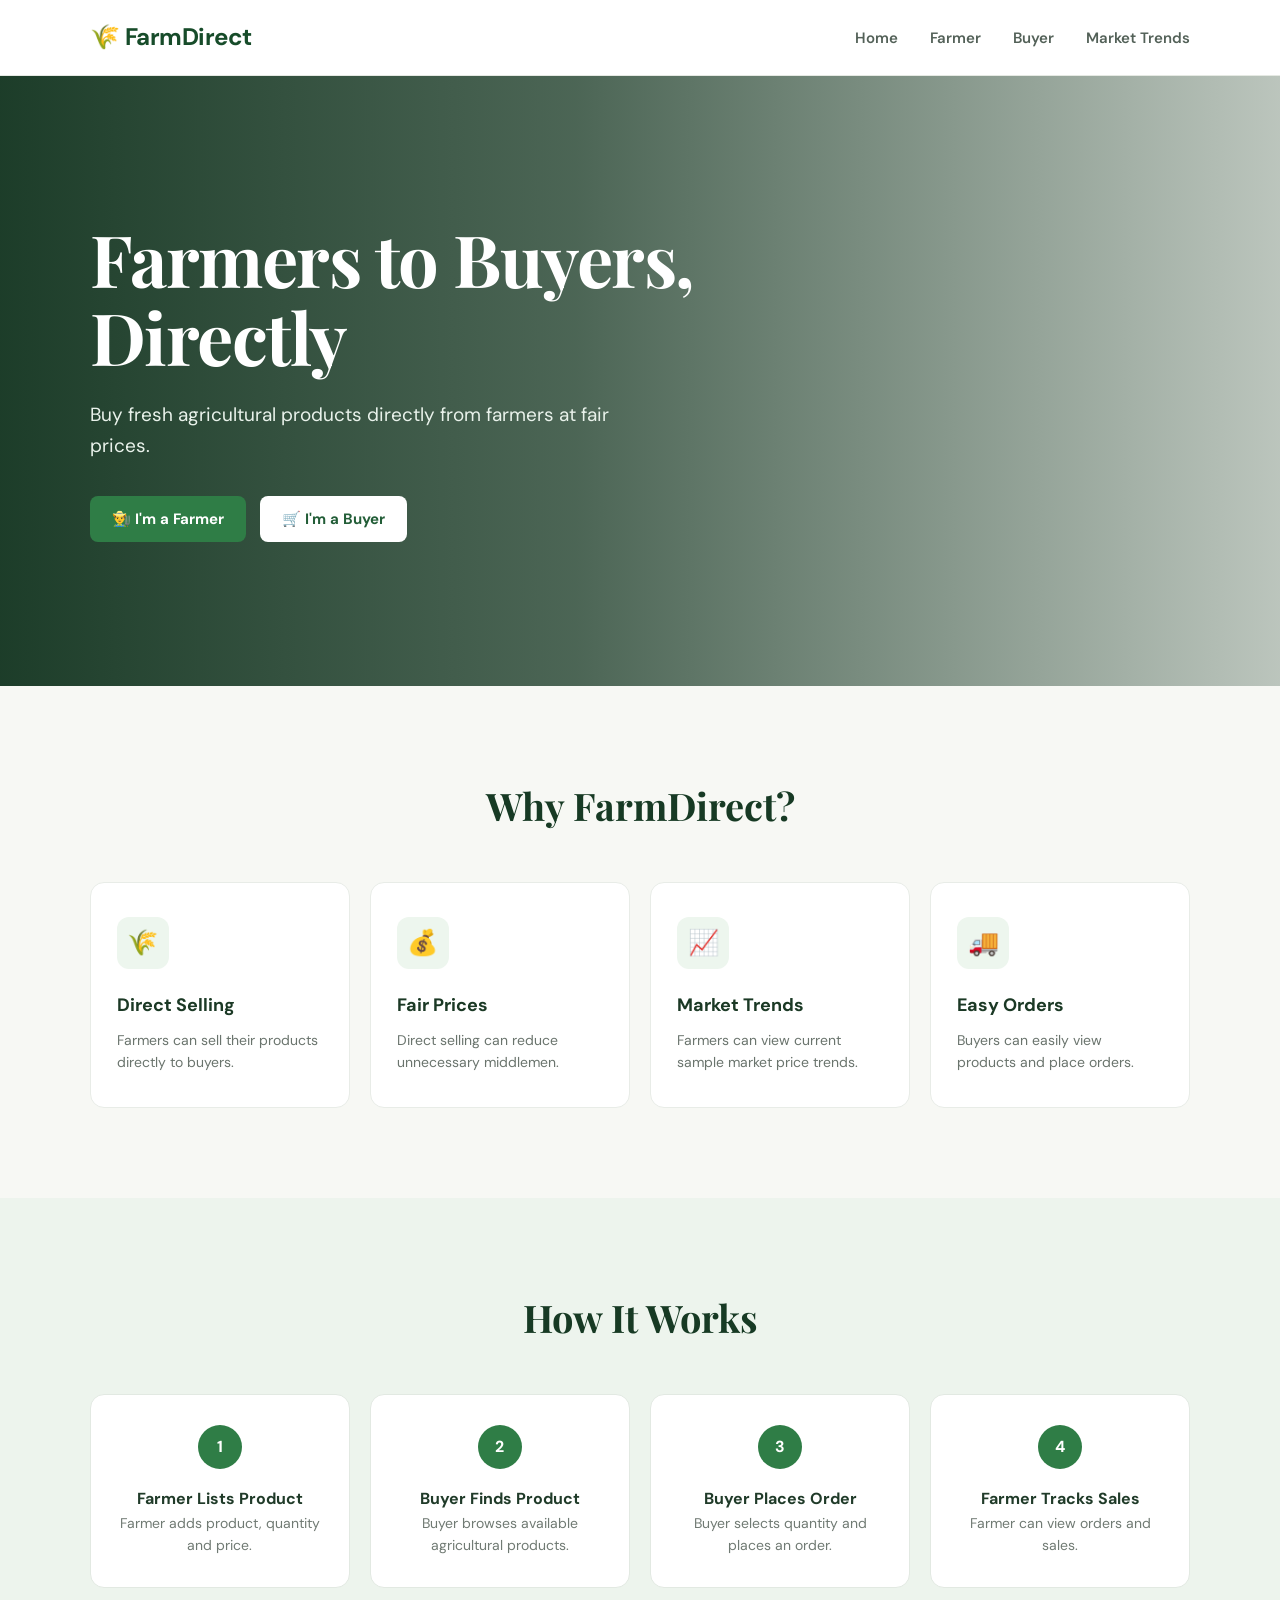
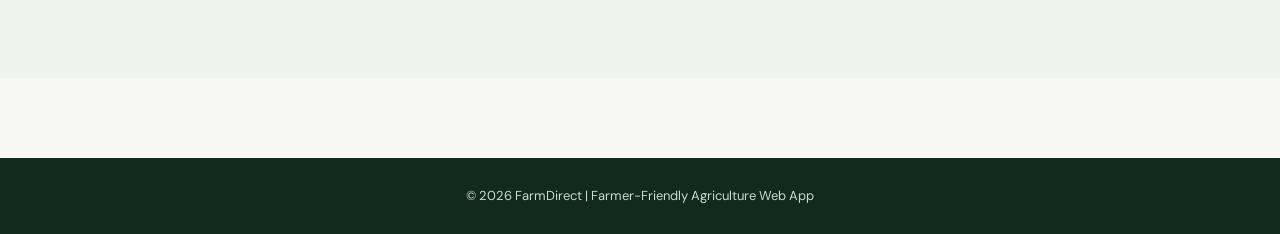
<file: index.html>
<!DOCTYPE html>
<html lang="en">
<head>
    <meta charset="UTF-8">
    <meta name="viewport" content="width=device-width, initial-scale=1.0">

    <title>FarmDirect - Agriculture Marketplace</title>

    <link rel="stylesheet" href="style.css">
</head>

<body>

    <!-- Navigation -->
    <header class="navbar">

        <div class="logo">
            🌾 FarmDirect
        </div>

        <nav>
            <a href="index.html">Home</a>
            <a href="farmer.html">Farmer</a>
            <a href="buyer.html">Buyer</a>
            <a href="market.html">Market Trends</a>
        </nav>

    </header>


    <!-- Hero Section -->
    <section class="hero">

        <div class="hero-content">

            <h1>Farmers to Buyers, Directly</h1>

            <p>
                Buy fresh agricultural products directly from farmers
                at fair prices.
            </p>

            <div class="hero-buttons">

                <a href="farmer.html" class="btn">
                    👨‍🌾 I'm a Farmer
                </a>

                <a href="buyer.html" class="btn secondary">
                    🛒 I'm a Buyer
                </a>

            </div>

        </div>

    </section>


    <!-- Features -->
    <section class="features">

        <h2>Why FarmDirect?</h2>

        <div class="feature-container">

            <div class="feature-card">
                <div class="feature-icon">🌾</div>
                <h3>Direct Selling</h3>
                <p>
                    Farmers can sell their products directly
                    to buyers.
                </p>
            </div>


            <div class="feature-card">
                <div class="feature-icon">💰</div>
                <h3>Fair Prices</h3>
                <p>
                    Direct selling can reduce unnecessary
                    middlemen.
                </p>
            </div>


            <div class="feature-card">
                <div class="feature-icon">📈</div>
                <h3>Market Trends</h3>
                <p>
                    Farmers can view current sample market
                    price trends.
                </p>
            </div>


            <div class="feature-card">
                <div class="feature-icon">🚚</div>
                <h3>Easy Orders</h3>
                <p>
                    Buyers can easily view products and
                    place orders.
                </p>
            </div>

        </div>

    </section>


    <!-- How it works -->
    <section class="how-section">

        <h2>How It Works</h2>

        <div class="steps">

            <div class="step">
                <span>1</span>
                <h3>Farmer Lists Product</h3>
                <p>Farmer adds product, quantity and price.</p>
            </div>

            <div class="step">
                <span>2</span>
                <h3>Buyer Finds Product</h3>
                <p>Buyer browses available agricultural products.</p>
            </div>

            <div class="step">
                <span>3</span>
                <h3>Buyer Places Order</h3>
                <p>Buyer selects quantity and places an order.</p>
            </div>

            <div class="step">
                <span>4</span>
                <h3>Farmer Tracks Sales</h3>
                <p>Farmer can view orders and sales.</p>
            </div>

        </div>

    </section>


    <!-- Footer -->
    <footer>

        <p>
            © 2026 FarmDirect | Farmer-Friendly Agriculture Web App
        </p>

    </footer>


    <script src="script.js"></script>

</body>
</html>
</file>
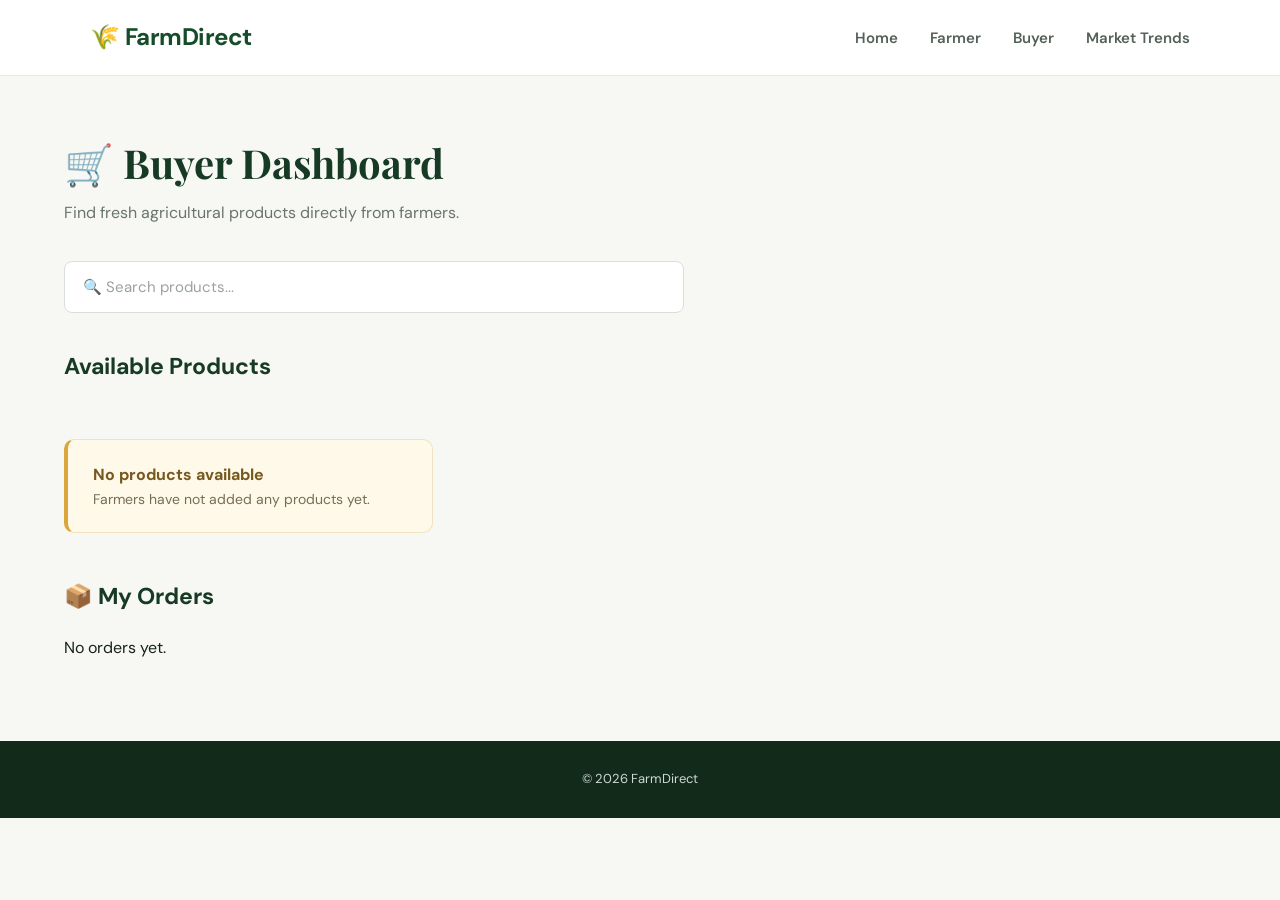
<file: buyer.html>
<!DOCTYPE html>

<html lang="en">

<head>

    <meta charset="UTF-8">

    <meta
        name="viewport"
        content="width=device-width, initial-scale=1.0"
    >

    <title>
        Buyer - FarmDirect
    </title>

    <link
        rel="stylesheet"
        href="style.css"
    >

</head>


<body>


    <!-- =====================================
         NAVIGATION
    ====================================== -->

    <header class="navbar">

        <div class="logo">
            🌾 FarmDirect
        </div>


        <nav>

            <a href="index.html">
                Home
            </a>

            <a href="farmer.html">
                Farmer
            </a>

            <a href="buyer.html">
                Buyer
            </a>

            <a href="market.html">
                Market Trends
            </a>

        </nav>

    </header>



    <!-- =====================================
         BUYER DASHBOARD
    ====================================== -->

    <main class="dashboard">


        <h1>
            🛒 Buyer Dashboard
        </h1>


        <p class="subtitle">
            Find fresh agricultural products
            directly from farmers.
        </p>



        <!-- =================================
             SEARCH
        ================================== -->

        <div class="search-box">

            <input
                type="text"
                id="searchProduct"
                placeholder="🔍 Search products..."
            >

        </div>



        <!-- =================================
             AVAILABLE PRODUCTS
        ================================== -->

        <section class="products-section">

            <h2>
                Available Products
            </h2>


            <div
                id="buyerProducts"
                class="product-grid"
            >

                <!-- JavaScript products -->

            </div>

        </section>



        <!-- =================================
             MY ORDERS
        ================================== -->

        <section class="orders-section">

            <h2>
                📦 My Orders
            </h2>


            <div id="buyerOrders">

                <!-- JavaScript orders -->

            </div>

        </section>


    </main>



    <!-- =====================================
         PLACE ORDER POPUP
    ====================================== -->

    <div
        id="quantityModal"
        class="quantity-modal"
    >

        <div class="quantity-modal-box">


            <button
                class="close-modal"
                onclick="closeQuantityModal()"
            >
                ×
            </button>


            <div class="modal-icon">
                🛒
            </div>


            <h2>
                Place Your Order
            </h2>


            <p id="quantityProductName">
                Product
            </p>


            <label>
                Enter Quantity (kg)
            </label>


            <input
                type="number"
                id="orderQuantity"
                placeholder="Enter quantity"
                min="1"
            >


            <div class="modal-buttons">


                <button
                    class="btn cancel-btn"
                    onclick="closeQuantityModal()"
                >
                    Cancel
                </button>


                <button
                    class="btn"
                    onclick="confirmOrder()"
                >
                    Confirm Order
                </button>


            </div>


        </div>

    </div>



    <!-- CANCEL ORDER POPUP -->

<div
    id="cancelModal"
    class="quantity-modal"
>

    <div class="quantity-modal-box">

        <button
            class="close-modal"
            onclick="closeCancelModal()"
        >
            ×
        </button>


        <div class="modal-icon">
            ⚠️
        </div>


        <h2>
            Cancel Order?
        </h2>


        <p id="cancelProductName">
            Do you want to cancel this order?
        </p>


        <div class="modal-buttons">

            <button
                class="btn cancel-btn"
                onclick="closeCancelModal()"
            >
                No, Keep Order
            </button>


            <button
                class="btn"
                onclick="confirmCancelOrder()"
            >
                Yes, Cancel
            </button>

        </div>

    </div>

</div>


    <!-- =====================================
         FOOTER
    ====================================== -->

    <footer>

        <p>
            © 2026 FarmDirect
        </p>

    </footer>



    <!-- =====================================
         JAVASCRIPT
    ====================================== -->

    <script src="script.js"></script>


</body>

</html>
</file>
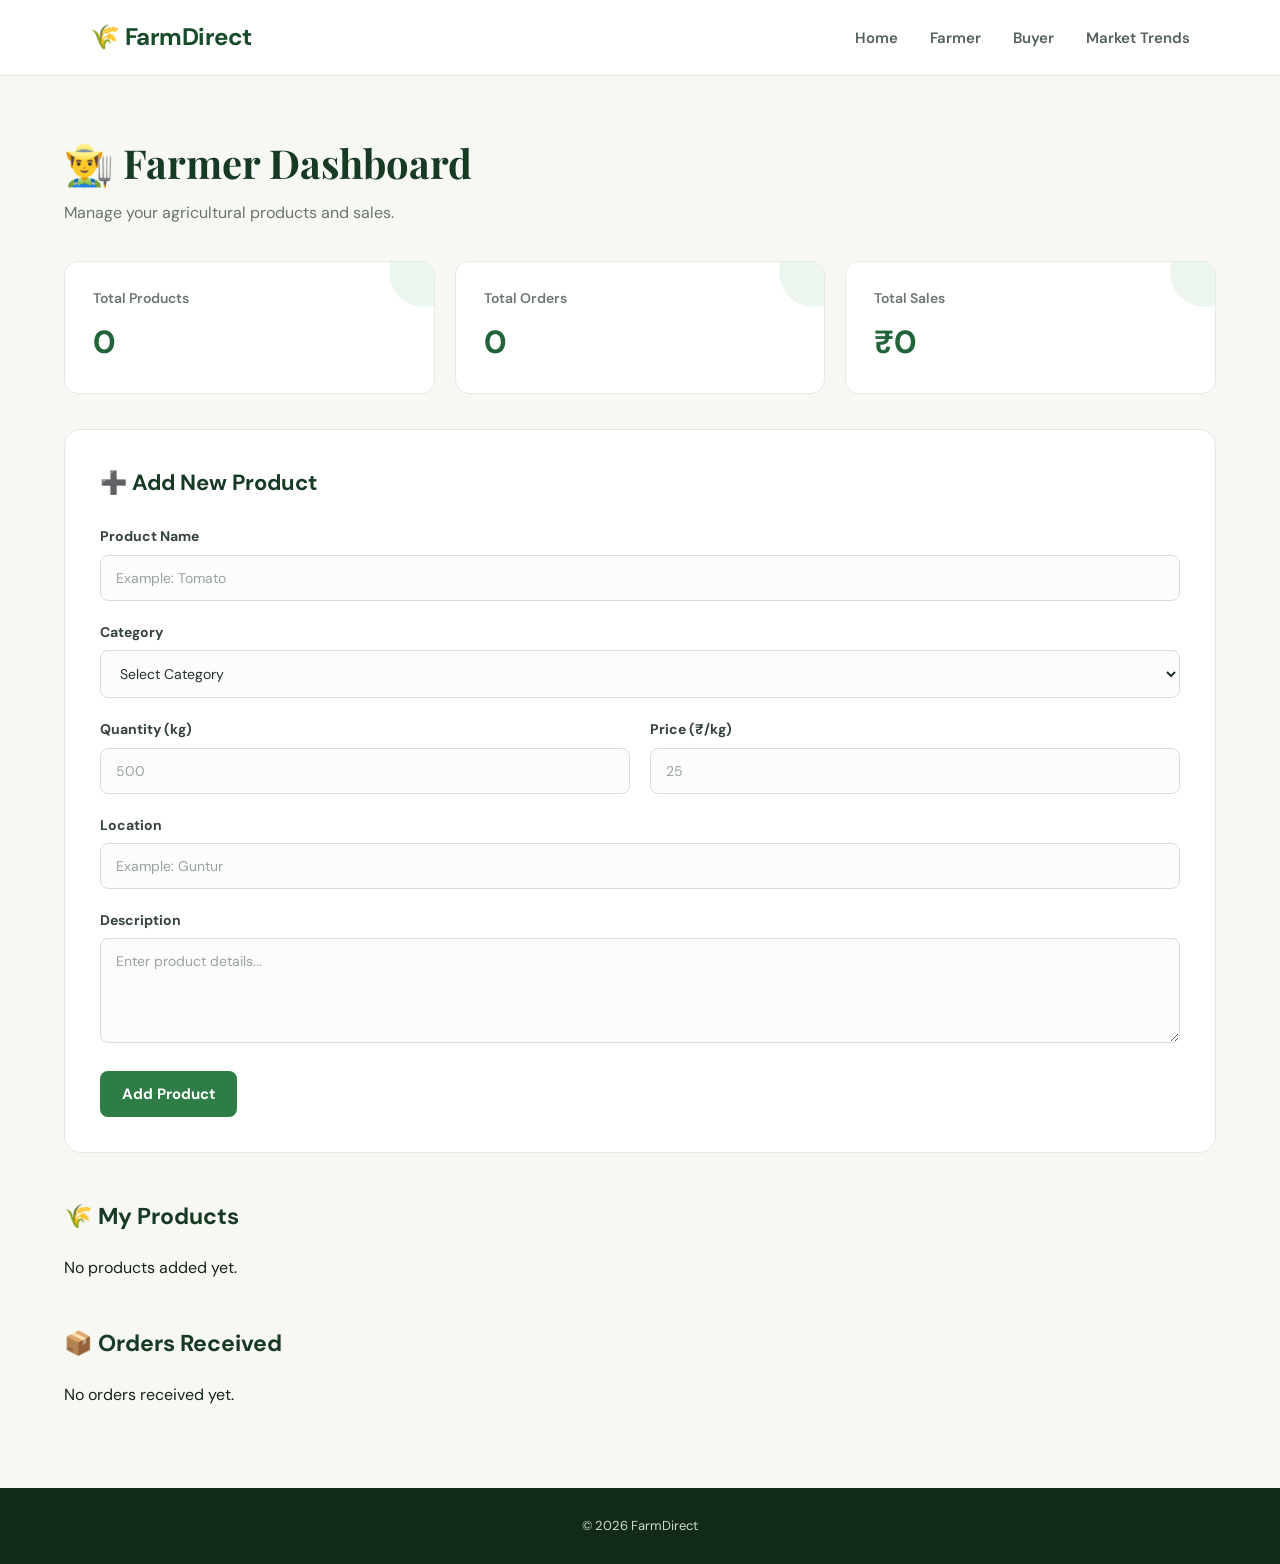
<file: farmer.html>
<!DOCTYPE html>
<html lang="en">

<head>

    <meta charset="UTF-8">
    <meta name="viewport" content="width=device-width, initial-scale=1.0">

    <title>Farmer Dashboard - FarmDirect</title>

    <link rel="stylesheet" href="style.css">

</head>

<body>

    <!-- Navigation -->

    <header class="navbar">

        <div class="logo">
            🌾 FarmDirect
        </div>

        <nav>
            <a href="index.html">Home</a>
            <a href="farmer.html">Farmer</a>
            <a href="buyer.html">Buyer</a>
            <a href="market.html">Market Trends</a>
        </nav>

    </header>


    <main class="dashboard">

        <h1>👨‍🌾 Farmer Dashboard</h1>

        <p class="subtitle">
            Manage your agricultural products and sales.
        </p>


        <!-- Statistics -->

        <div class="stats">

            <div class="stat-card">
                <h3>Total Products</h3>
                <p id="totalProducts">0</p>
            </div>

            <div class="stat-card">
                <h3>Total Orders</h3>
                <p id="totalOrders">0</p>
            </div>

            <div class="stat-card">
                <h3>Total Sales</h3>
                <p>₹<span id="totalSales">0</span></p>
            </div>

        </div>


        <!-- Add Product -->

        <section class="form-section">

            <h2>➕ Add New Product</h2>

            <form id="productForm">

                <div class="form-group">

                    <label>Product Name</label>

                    <input
                        type="text"
                        id="productName"
                        placeholder="Example: Tomato"
                        required
                    >

                </div>


                <div class="form-group">

                    <label>Category</label>

                    <select id="productCategory" required>

                        <option value="">Select Category</option>
                        <option>Vegetables</option>
                        <option>Fruits</option>
                        <option>Grains</option>
                        <option>Pulses</option>

                    </select>

                </div>


                <div class="form-row">

                    <div class="form-group">

                        <label>Quantity (kg)</label>

                        <input
                            type="number"
                            id="productQuantity"
                            placeholder="500"
                            required
                        >

                    </div>


                    <div class="form-group">

                        <label>Price (₹/kg)</label>

                        <input
                            type="number"
                            id="productPrice"
                            placeholder="25"
                            required
                        >

                    </div>

                </div>


                <div class="form-group">

                    <label>Location</label>

                    <input
                        type="text"
                        id="productLocation"
                        placeholder="Example: Guntur"
                        required
                    >

                </div>


                <div class="form-group">

                    <label>Description</label>

                    <textarea
                        id="productDescription"
                        placeholder="Enter product details..."
                    ></textarea>

                </div>


                <button type="submit" class="btn">
                    Add Product
                </button>

            </form>

        </section>


        <!-- My Products -->

        <section class="products-section">

            <h2>🌾 My Products</h2>

            <div id="farmerProducts" class="product-grid">

                <!-- JavaScript products appear here -->

            </div>

        </section>


        <!-- Orders -->

        <section class="orders-section">

    <h2>📦 Orders Received</h2>

    <div id="farmerOrders">
        <!-- Orders generated by JavaScript -->
    </div>

</section>

    </main>


    <footer>

        <p>© 2026 FarmDirect</p>

    </footer>


    <script src="script.js"></script>

</body>

</html>
</file>
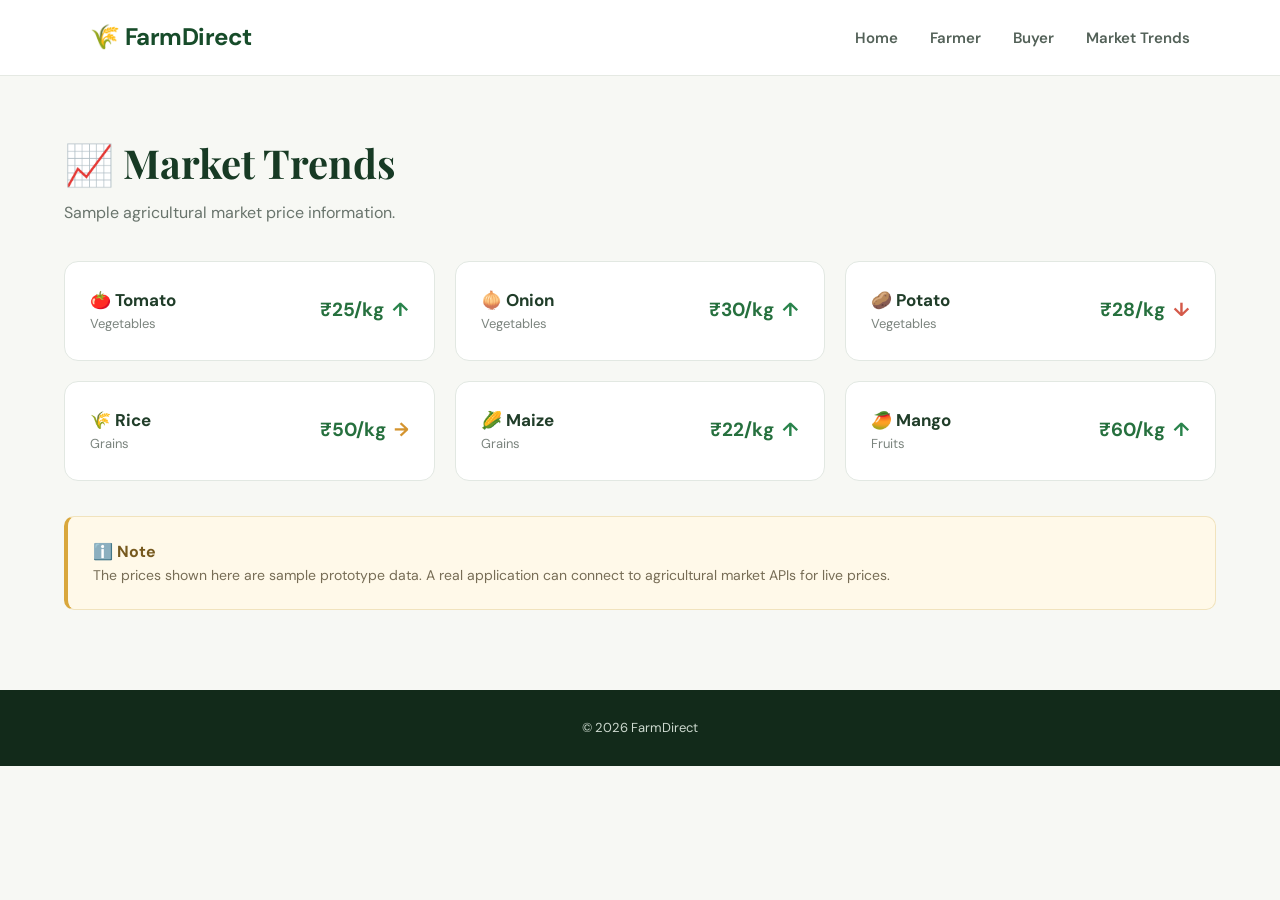
<file: market.html>
<!DOCTYPE html>
<html lang="en">

<head>

    <meta charset="UTF-8">

    <meta
        name="viewport"
        content="width=device-width, initial-scale=1.0"
    >

    <title>Market Trends - FarmDirect</title>

    <link rel="stylesheet" href="style.css">

</head>

<body>


    <header class="navbar">

        <div class="logo">
            🌾 FarmDirect
        </div>

        <nav>

            <a href="index.html">Home</a>

            <a href="farmer.html">Farmer</a>

            <a href="buyer.html">Buyer</a>

            <a href="market.html">Market Trends</a>

        </nav>

    </header>


    <main class="dashboard">

        <h1>📈 Market Trends</h1>

        <p class="subtitle">
            Sample agricultural market price information.
        </p>


        <div class="trend-grid">


            <div class="trend-card">

                <div>
                    <h3>🍅 Tomato</h3>
                    <p>Vegetables</p>
                </div>

                <div class="price">
                    ₹25/kg
                    <span class="up">↑</span>
                </div>

            </div>


            <div class="trend-card">

                <div>
                    <h3>🧅 Onion</h3>
                    <p>Vegetables</p>
                </div>

                <div class="price">
                    ₹30/kg
                    <span class="up">↑</span>
                </div>

            </div>


            <div class="trend-card">

                <div>
                    <h3>🥔 Potato</h3>
                    <p>Vegetables</p>
                </div>

                <div class="price">
                    ₹28/kg
                    <span class="down">↓</span>
                </div>

            </div>


            <div class="trend-card">

                <div>
                    <h3>🌾 Rice</h3>
                    <p>Grains</p>
                </div>

                <div class="price">
                    ₹50/kg
                    <span class="same">→</span>
                </div>

            </div>


            <div class="trend-card">

                <div>
                    <h3>🌽 Maize</h3>
                    <p>Grains</p>
                </div>

                <div class="price">
                    ₹22/kg
                    <span class="up">↑</span>
                </div>

            </div>


            <div class="trend-card">

                <div>
                    <h3>🥭 Mango</h3>
                    <p>Fruits</p>
                </div>

                <div class="price">
                    ₹60/kg
                    <span class="up">↑</span>
                </div>

            </div>


        </div>


        <div class="notice">

            <h3>ℹ️ Note</h3>

            <p>
                The prices shown here are sample prototype data.
                A real application can connect to agricultural
                market APIs for live prices.
            </p>

        </div>

    </main>


    <footer>

        <p>© 2026 FarmDirect</p>

    </footer>


    <script src="script.js"></script>

</body>

</html>
</file>
<file: style.css>
/* =========================================
   FARM DIRECT - COMPLETE STYLE.CSS
========================================= */


/* =========================================
   GOOGLE FONTS
========================================= */

@import url('https://fonts.googleapis.com/css2?family=DM+Sans:wght@400;500;600;700&family=Playfair+Display:wght@600;700&display=swap');


/* =========================================
   RESET
========================================= */

* {
    margin: 0;
    padding: 0;
    box-sizing: border-box;
}

html {
    scroll-behavior: smooth;
}

body {
    font-family: "DM Sans", sans-serif;
    background: #f7f8f4;
    color: #17231b;
    line-height: 1.6;
}

a {
    text-decoration: none;
    color: inherit;
}

button,
input,
select,
textarea {
    font-family: inherit;
}


/* =========================================
   NAVBAR
========================================= */

.navbar {
    height: 76px;

    padding: 0 7%;

    display: flex;
    align-items: center;
    justify-content: space-between;

    background: rgba(255, 255, 255, 0.98);

    border-bottom: 1px solid #e5e9e3;

    position: sticky;
    top: 0;

    z-index: 1000;
}

.logo {
    font-size: 24px;
    font-weight: 700;

    color: #174c2a;

    letter-spacing: -0.5px;
}

.navbar nav {
    display: flex;
    align-items: center;

    gap: 32px;
}

.navbar nav a {
    font-size: 15px;
    font-weight: 600;

    color: #536158;

    transition: 0.25s ease;
}

.navbar nav a:hover {
    color: #267044;
}


/* =========================================
   HERO SECTION
========================================= */

.hero {
    min-height: 610px;

    display: flex;
    align-items: center;

    padding: 80px 7%;

    position: relative;

    background:
        linear-gradient(
            90deg,
            rgba(10, 45, 24, 0.92) 0%,
            rgba(10, 45, 24, 0.72) 45%,
            rgba(10, 45, 24, 0.25) 100%
        ),
        url("https://images.unsplash.com/photo-1492496913980-501348b61469?auto=format&fit=crop&w=1800&q=85");

    background-size: cover;
    background-position: center;
}

.hero-content {
    max-width: 720px;

    color: white;
}

.hero h1 {
    font-family: "Playfair Display", serif;

    font-size: clamp(44px, 6vw, 72px);

    line-height: 1.08;

    letter-spacing: -1.5px;

    margin-bottom: 25px;
}

.hero p {
    max-width: 580px;

    font-size: 19px;

    color: #e9f2eb;

    margin-bottom: 35px;
}

.hero-buttons {
    display: flex;

    gap: 14px;

    flex-wrap: wrap;
}


/* =========================================
   BUTTONS
========================================= */

.btn {
    border: none;

    display: inline-flex;

    align-items: center;
    justify-content: center;

    min-height: 46px;

    padding: 0 22px;

    border-radius: 8px;

    background: #2f7d46;

    color: white;

    font-size: 15px;

    font-weight: 700;

    cursor: pointer;

    transition:
        transform 0.2s ease,
        background 0.2s ease,
        box-shadow 0.2s ease;
}

.btn:hover {
    background: #246438;

    transform: translateY(-2px);

    box-shadow:
        0 8px 20px rgba(28, 75, 43, 0.18);
}

.btn.secondary {
    background: white;

    color: #225d37;
}

.btn.secondary:hover {
    background: #edf5ee;
}


/* =========================================
   FEATURES
========================================= */

.features {
    padding: 90px 7%;

    text-align: center;
}

.features h2,
.how-section h2 {
    font-family: "Playfair Display", serif;

    font-size: 38px;

    color: #173a24;

    margin-bottom: 45px;
}

.feature-container {
    max-width: 1200px;

    margin: auto;

    display: grid;

    grid-template-columns:
        repeat(4, 1fr);

    gap: 20px;
}

.feature-card {
    background: white;

    padding: 34px 26px;

    text-align: left;

    border: 1px solid #e8ece7;

    border-radius: 14px;

    transition: 0.25s ease;
}

.feature-card:hover {
    transform: translateY(-5px);

    border-color: #cbdccc;

    box-shadow:
        0 14px 35px rgba(24, 59, 35, 0.08);
}

.feature-icon {
    width: 52px;
    height: 52px;

    display: flex;

    align-items: center;
    justify-content: center;

    border-radius: 12px;

    background: #edf6ee;

    font-size: 25px;

    margin-bottom: 22px;
}

.feature-card h3 {
    font-size: 18px;

    color: #1b3925;

    margin-bottom: 9px;
}

.feature-card p {
    color: #6a746d;

    font-size: 14px;
}


/* =========================================
   HOW IT WORKS
========================================= */

.how-section {
    padding: 90px 7%;

    background: #edf4ed;

    text-align: center;
}

.steps {
    max-width: 1150px;

    margin: auto;

    display: grid;

    grid-template-columns:
        repeat(4, 1fr);

    gap: 20px;
}

.step {
    background: white;

    padding: 30px 22px;

    border-radius: 14px;

    border: 1px solid #e2e9e2;
}

.step span {
    width: 44px;
    height: 44px;

    display: inline-flex;

    align-items: center;
    justify-content: center;

    border-radius: 50%;

    background: #2f7d46;

    color: white;

    font-weight: 700;

    margin-bottom: 17px;
}

.step h3 {
    font-size: 16px;

    color: #203b29;
}

.step p {
    color: #707a73;

    font-size: 14px;
}


/* =========================================
   DASHBOARD
========================================= */

.dashboard {
    width: min(1180px, 90%);

    margin: 55px auto;
}

.dashboard > h1 {
    font-family: "Playfair Display", serif;

    font-size: 40px;

    color: #173a24;

    margin-bottom: 5px;
}

.subtitle {
    color: #69746c;

    margin-bottom: 35px;
}


/* =========================================
   STATISTICS
========================================= */

.stats {
    display: grid;

    grid-template-columns:
        repeat(3, 1fr);

    gap: 20px;

    margin-bottom: 35px;
}

.stat-card {
    background: white;

    padding: 25px 28px;

    border: 1px solid #e5eae5;

    border-radius: 14px;

    position: relative;

    overflow: hidden;
}

.stat-card::after {
    content: "";

    width: 70px;
    height: 70px;

    position: absolute;

    right: -25px;
    top: -25px;

    background: #edf6ee;

    border-radius: 50%;
}

.stat-card h3 {
    color: #6c766f;

    font-size: 14px;

    font-weight: 600;

    margin-bottom: 8px;
}

.stat-card p {
    color: #21643a;

    font-size: 32px;

    font-weight: 700;
}


/* =========================================
   FORM SECTION
========================================= */

.form-section {
    background: white;

    padding: 35px;

    border: 1px solid #e3e8e3;

    border-radius: 16px;

    margin-bottom: 45px;
}

.form-section h2 {
    font-size: 22px;

    color: #173a24;

    margin-bottom: 25px;
}

.form-group {
    margin-bottom: 20px;
}

.form-group label {
    display: block;

    color: #35433a;

    font-size: 14px;

    font-weight: 700;

    margin-bottom: 7px;
}

.form-group input,
.form-group select,
.form-group textarea,
.search-box input {
    width: 100%;

    padding: 13px 15px;

    border: 1px solid #d9e0d9;

    border-radius: 8px;

    background: #fbfcfb;

    color: #253329;

    font-size: 14px;

    transition: 0.2s;
}

.form-group input::placeholder,
.form-group textarea::placeholder,
.search-box input::placeholder {
    color: #9aa39d;
}

.form-group input:focus,
.form-group select:focus,
.form-group textarea:focus,
.search-box input:focus {
    outline: none;

    background: white;

    border-color: #4b8b5d;

    box-shadow:
        0 0 0 3px #e5f0e6;
}

.form-group textarea {
    min-height: 105px;

    resize: vertical;
}

.form-row {
    display: grid;

    grid-template-columns:
        1fr 1fr;

    gap: 20px;
}


/* =========================================
   PRODUCTS
========================================= */

.products-section,
.orders-section {
    margin-bottom: 45px;
}

.products-section h2,
.orders-section h2 {
    font-size: 23px;

    color: #173a24;

    margin-bottom: 20px;
}

.product-grid {
    display: grid;

    grid-template-columns:
        repeat(3, 1fr);

    gap: 22px;
}

.product-card {
    background: white;

    border: 1px solid #e3e8e3;

    border-radius: 15px;

    overflow: hidden;

    transition: 0.25s ease;
}

.product-card:hover {
    transform: translateY(-5px);

    box-shadow:
        0 15px 35px rgba(30, 65, 40, 0.09);
}

.product-image {
    height: 170px;

    display: flex;

    align-items: center;
    justify-content: center;

    background:
        linear-gradient(
            135deg,
            #edf7ee,
            #dfeee1
        );

    font-size: 68px;
}

.product-info {
    padding: 22px;
}

.product-info h3 {
    color: #193a25;

    font-size: 20px;

    margin-bottom: 8px;
}

.product-info p {
    color: #707970;

    font-size: 14px;

    margin: 5px 0;
}

.product-price {
    color: #26703e;

    font-size: 21px;

    font-weight: 700;

    margin: 14px 0 17px;
}

.product-info .btn {
    width: 100%;
}


/* =========================================
   SEARCH BOX
========================================= */

.search-box {
    margin-bottom: 35px;
}

.search-box input {
    max-width: 620px;

    padding: 15px 18px;

    background: white;

    font-size: 15px;
}


/* =========================================
   ORDERS
========================================= */

.order-card {
    background: white;

    padding: 22px 25px;

    border: 1px solid #e2e8e2;

    border-radius: 12px;

    margin-bottom: 15px;

    border-left: 4px solid #3a8050;

    transition: 0.2s;
}

.order-card:hover {
    box-shadow:
        0 8px 25px rgba(30, 65, 40, 0.07);
}

.order-card h3 {
    color: #1d4229;

    font-size: 18px;

    margin-bottom: 8px;
}

.order-card p {
    color: #69746c;

    font-size: 14px;

    margin: 4px 0;
}

.status {
    display: inline-block;

    margin-top: 10px;

    padding: 5px 12px;

    background: #eaf5ec;

    color: #2c7040;

    border-radius: 20px;

    font-size: 12px;

    font-weight: 700;
}


/* =========================================
   MARKET TRENDS
========================================= */

.trend-grid {
    display: grid;

    grid-template-columns:
        repeat(3, 1fr);

    gap: 20px;
}

.trend-card {
    background: white;

    padding: 25px;

    border: 1px solid #e2e8e2;

    border-radius: 14px;

    display: flex;

    align-items: center;

    justify-content: space-between;

    transition: 0.25s;
}

.trend-card:hover {
    transform: translateY(-4px);

    box-shadow:
        0 10px 25px rgba(25, 60, 35, 0.07);
}

.trend-card h3 {
    color: #203d29;

    font-size: 17px;
}

.trend-card p {
    color: #7b847e;

    font-size: 13px;
}

.price {
    color: #26703e;

    font-size: 19px;

    font-weight: 700;
}

.up {
    color: #29834b;

    margin-left: 4px;
}

.down {
    color: #d45a4a;

    margin-left: 4px;
}

.same {
    color: #d4942f;

    margin-left: 4px;
}


/* =========================================
   NOTICE
========================================= */

.notice {
    margin-top: 35px;

    padding: 22px 25px;

    background: #fff9e9;

    border: 1px solid #f1e3bd;

    border-left: 4px solid #d9a73c;

    border-radius: 10px;
}

.notice h3 {
    color: #76591e;

    font-size: 16px;
}

.notice p {
    color: #776d56;

    font-size: 14px;
}


/* =========================================
   FOOTER
========================================= */

footer {
    margin-top: 80px;

    padding: 28px 7%;

    background: #122a1a;

    color: #cdd9cf;

    text-align: center;

    font-size: 13px;
}


/* =========================================
   ORDER POPUP OVERLAY
========================================= */

.quantity-modal {

    display: none;

    position: fixed !important;

    top: 0 !important;
    left: 0 !important;

    width: 100vw !important;
    height: 100vh !important;

    background:
        rgba(0, 0, 0, 0.55);

    align-items: center;

    justify-content: center;

    z-index: 999999 !important;

    padding: 20px;
}


/* =========================================
   POPUP BOX
========================================= */

.quantity-modal-box {

    position: relative;

    width: 420px;

    max-width: 100%;

    background: white;

    padding: 35px;

    border-radius: 18px;

    text-align: center;

    box-shadow:
        0 25px 70px
        rgba(0, 0, 0, 0.30);

    animation:
        popupAppear 0.2s ease;
}


/* =========================================
   POPUP ANIMATION
========================================= */

@keyframes popupAppear {

    from {

        opacity: 0;

        transform:
            scale(0.92)
            translateY(10px);

    }

    to {

        opacity: 1;

        transform:
            scale(1)
            translateY(0);

    }
}


/* =========================================
   POPUP CLOSE BUTTON
========================================= */

.close-modal {

    position: absolute;

    top: 10px;
    right: 15px;

    width: 35px;
    height: 35px;

    border: none;

    background: transparent;

    color: #777;

    font-size: 28px;

    cursor: pointer;

    border-radius: 50%;
}

.close-modal:hover {

    background: #f1f1f1;

    color: #222;
}


/* =========================================
   POPUP ICON
========================================= */

.modal-icon {

    width: 60px;
    height: 60px;

    margin:
        0 auto 15px;

    display: flex;

    align-items: center;
    justify-content: center;

    background: #edf6ee;

    border-radius: 50%;

    font-size: 28px;
}


/* =========================================
   POPUP HEADING
========================================= */

.quantity-modal-box h2 {

    color: #173a24;

    font-family:
        "Playfair Display",
        serif;

    font-size: 27px;

    margin-bottom: 8px;
}


/* =========================================
   PRODUCT NAME
========================================= */

#quantityProductName {

    color: #2f7d46;

    font-size: 16px;

    font-weight: 700;

    margin-bottom: 25px;
}


/* =========================================
   CANCEL PRODUCT MESSAGE
========================================= */

#cancelProductName {

    color: #69746c;

    font-size: 15px;

    margin-bottom: 25px;
}


/* =========================================
   POPUP LABEL
========================================= */

.quantity-modal-box label {

    display: block;

    text-align: left;

    color: #35433a;

    font-size: 14px;

    font-weight: 700;

    margin-bottom: 8px;
}


/* =========================================
   QUANTITY INPUT
========================================= */

#orderQuantity {

    width: 100%;

    padding: 14px 15px;

    border: 1px solid #d9e0d9;

    border-radius: 9px;

    background: #fbfcfb;

    color: #253329;

    font-size: 15px;

    margin-bottom: 22px;
}

#orderQuantity:focus {

    outline: none;

    background: white;

    border-color: #4b8b5d;

    box-shadow:
        0 0 0 3px #e5f0e6;
}


/* =========================================
   POPUP BUTTONS
========================================= */

.modal-buttons {

    display: flex;

    gap: 12px;

    width: 100%;
}

.modal-buttons .btn {

    flex: 1;

    width: auto;
}


/* =========================================
   CANCEL / SECONDARY BUTTON
========================================= */

.cancel-btn {

    background: #eeeeee !important;

    color: #444 !important;

    box-shadow: none !important;
}

.cancel-btn:hover {

    background: #dddddd !important;

    color: #222 !important;

    transform: none !important;

    box-shadow: none !important;
}


/* =========================================
   WEBSITE MESSAGE
========================================= */

#siteMessage {

    position: fixed;

    top: 25px;
    right: 25px;

    z-index: 1000000;
}


.site-message-box {

    background: white;

    color: #173a24;

    padding: 16px 20px;

    border-radius: 10px;

    box-shadow:
        0 10px 30px
        rgba(0, 0, 0, 0.18);

    border-left:
        4px solid #2f7d46;

    display: flex;

    align-items: center;

    gap: 20px;

    font-weight: 600;

    max-width: 400px;
}


.site-message-box button {

    border: none;

    background: transparent;

    font-size: 22px;

    color: #777;

    cursor: pointer;

    line-height: 1;
}

.site-message-box button:hover {

    color: #222;
}


/* =========================================
   RESPONSIVE - TABLET
========================================= */

@media (max-width: 950px) {

    .feature-container,
    .steps {

        grid-template-columns:
            repeat(2, 1fr);
    }


    .product-grid,
    .trend-grid {

        grid-template-columns:
            repeat(2, 1fr);
    }
}


/* =========================================
   RESPONSIVE - MOBILE
========================================= */

@media (max-width: 700px) {

    .navbar {

        height: auto;

        padding: 18px 5%;

        flex-direction: column;

        gap: 15px;
    }


    .navbar nav {

        gap: 15px;

        flex-wrap: wrap;

        justify-content: center;
    }


    .hero {

        min-height: 550px;

        padding: 60px 6%;
    }


    .hero h1 {

        font-size: 42px;
    }


    .hero p {

        font-size: 17px;
    }


    .dashboard {

        width: 92%;

        margin: 35px auto;
    }


    .dashboard > h1 {

        font-size: 32px;
    }


    .stats,
    .product-grid,
    .trend-grid,
    .feature-container,
    .steps,
    .form-row {

        grid-template-columns: 1fr;
    }


    .form-section {

        padding: 25px;
    }


    /* Popup */

    .quantity-modal-box {

        width: 95%;

        padding: 30px 22px;
    }


    .modal-buttons {

        flex-direction: column;
    }


    .modal-buttons .btn {

        width: 100%;
    }


    /* Message */

    #siteMessage {

        top: 15px;

        left: 15px;

        right: 15px;
    }


    .site-message-box {

        max-width: 100%;

        width: 100%;
    }
}


/* =========================================
   RESPONSIVE - SMALL MOBILE
========================================= */

@media (max-width: 480px) {

    .hero h1 {

        font-size: 35px;
    }


    .features,
    .how-section {

        padding: 60px 6%;
    }


    .features h2,
    .how-section h2 {

        font-size: 30px;
    }


    .hero-buttons {

        flex-direction: column;
    }


    .hero-buttons .btn {

        width: 100%;
    }


    .quantity-modal {

        padding: 12px;
    }


    .quantity-modal-box {

        padding:
            28px 18px;
    }
}
</file>
